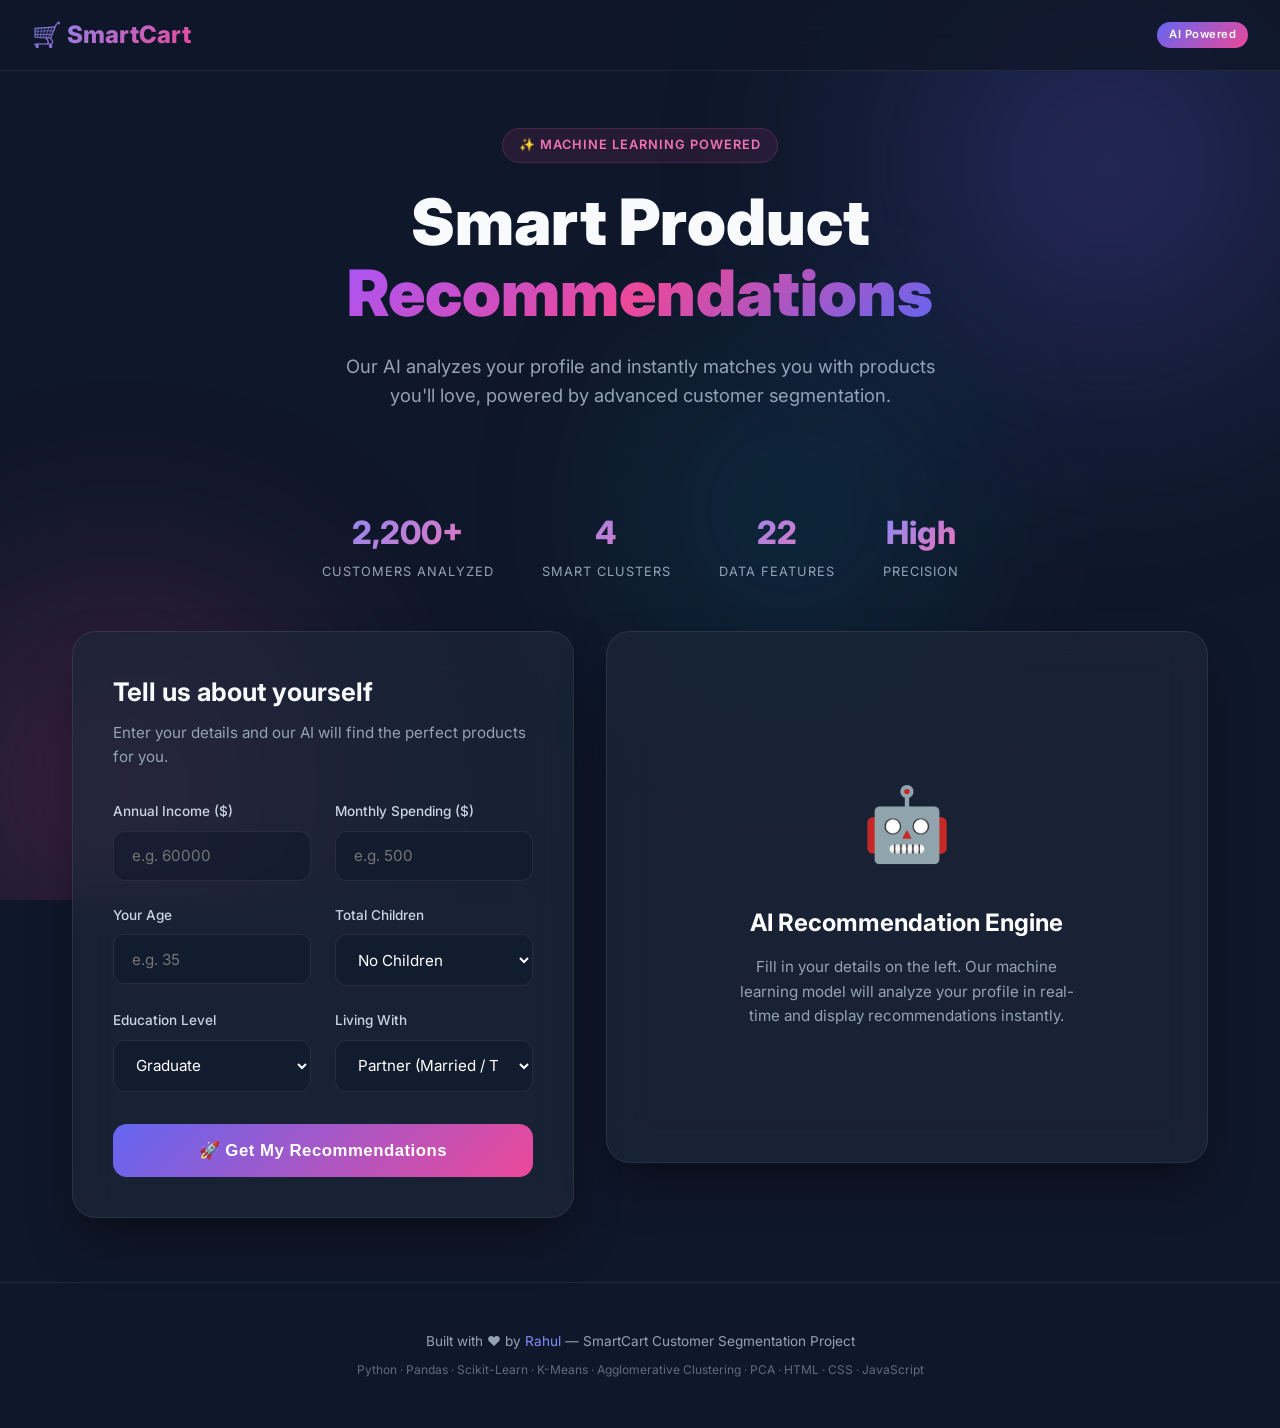
<file: index.html>
<!DOCTYPE html>
<html lang="en">
<head>
    <meta charset="UTF-8">
    <meta name="viewport" content="width=device-width, initial-scale=1.0">
    <title>SmartCart AI | Personalized Product Recommendations</title>
    <meta name="description" content="Get personalized product recommendations powered by Machine Learning customer segmentation. Built with K-Means Clustering and Agglomerative Clustering.">
    <link rel="icon" href="data:image/svg+xml,<svg xmlns='http://www.w3.org/2000/svg' viewBox='0 0 100 100'><text y='.9em' font-size='90'>🛒</text></svg>">
    <link href="https://fonts.googleapis.com/css2?family=Inter:wght@300;400;500;600;700;800;900&display=swap" rel="stylesheet">
    <style>
        :root {
            --primary: #6366f1;
            --primary-light: #818cf8;
            --primary-hover: #4f46e5;
            --accent: #ec4899;
            --accent-light: #f472b6;
            --success: #10b981;
            --warning: #f59e0b;
            --bg-dark: #0f172a;
            --bg-card: rgba(30, 41, 59, 0.65);
            --text-main: #f8fafc;
            --text-muted: #94a3b8;
            --text-secondary: #cbd5e1;
            --border: rgba(255, 255, 255, 0.08);
            --border-hover: rgba(255, 255, 255, 0.15);
            --shadow: 0 25px 50px -12px rgba(0, 0, 0, 0.5);
        }

        * { box-sizing: border-box; margin: 0; padding: 0; }

        html { scroll-behavior: smooth; }

        body {
            font-family: 'Inter', -apple-system, BlinkMacSystemFont, sans-serif;
            background-color: var(--bg-dark);
            color: var(--text-main);
            min-height: 100vh;
            overflow-x: hidden;
            line-height: 1.6;
        }

        /* ===== BACKGROUND ===== */
        .bg-effects {
            position: fixed; top: 0; left: 0;
            width: 100vw; height: 100vh;
            z-index: 0; overflow: hidden; pointer-events: none;
        }
        .bg-orb {
            position: absolute; border-radius: 50%;
            filter: blur(120px); opacity: 0.4;
        }
        .bg-orb-1 {
            top: -15%; right: -10%;
            width: 600px; height: 600px;
            background: radial-gradient(circle, var(--primary) 0%, transparent 70%);
            animation: float 8s ease-in-out infinite;
        }
        .bg-orb-2 {
            bottom: -15%; left: -10%;
            width: 500px; height: 500px;
            background: radial-gradient(circle, var(--accent) 0%, transparent 70%);
            animation: float 10s ease-in-out infinite reverse;
        }
        .bg-orb-3 {
            top: 40%; left: 50%;
            width: 300px; height: 300px;
            background: radial-gradient(circle, #06b6d4 0%, transparent 70%);
            animation: float 12s ease-in-out infinite 2s;
        }
        @keyframes float {
            0%, 100% { transform: translateY(0px) scale(1); }
            50% { transform: translateY(-30px) scale(1.05); }
        }

        /* ===== NAVBAR ===== */
        .navbar {
            position: fixed; top: 0; left: 0; right: 0;
            z-index: 100;
            padding: 1rem 2rem;
            background: rgba(15, 23, 42, 0.8);
            backdrop-filter: blur(20px);
            -webkit-backdrop-filter: blur(20px);
            border-bottom: 1px solid var(--border);
            display: flex; justify-content: space-between; align-items: center;
        }
        .nav-logo {
            font-size: 1.5rem; font-weight: 800;
            background: linear-gradient(135deg, var(--primary-light), var(--accent));
            -webkit-background-clip: text; -webkit-text-fill-color: transparent;
        }
        .nav-badge {
            font-size: 0.7rem; font-weight: 600;
            background: linear-gradient(135deg, var(--primary), var(--accent));
            color: white; padding: 0.25rem 0.75rem;
            border-radius: 20px; letter-spacing: 0.5px;
        }

        /* ===== HERO ===== */
        .hero {
            position: relative; z-index: 1;
            text-align: center;
            padding: 8rem 2rem 4rem;
            max-width: 800px; margin: 0 auto;
        }
        .hero-tag {
            display: inline-block;
            font-size: 0.8rem; font-weight: 600;
            color: var(--accent-light);
            background: rgba(236, 72, 153, 0.1);
            border: 1px solid rgba(236, 72, 153, 0.2);
            padding: 0.4rem 1rem; border-radius: 20px;
            margin-bottom: 1.5rem; letter-spacing: 1px;
            text-transform: uppercase;
        }
        .hero h1 {
            font-size: clamp(2.5rem, 6vw, 4rem);
            font-weight: 900; line-height: 1.1;
            margin-bottom: 1.5rem;
        }
        .hero h1 .gradient-text {
            background: linear-gradient(135deg, #a855f7, #ec4899, #6366f1);
            -webkit-background-clip: text; -webkit-text-fill-color: transparent;
        }
        .hero p {
            color: var(--text-muted);
            font-size: 1.15rem; max-width: 600px;
            margin: 0 auto 2rem;
        }

        /* ===== STATS BAR ===== */
        .stats-bar {
            position: relative; z-index: 1;
            display: flex; justify-content: center;
            gap: 3rem; padding: 0 2rem 3rem;
            flex-wrap: wrap;
        }
        .stat-item { text-align: center; }
        .stat-number {
            font-size: 2rem; font-weight: 800;
            background: linear-gradient(135deg, var(--primary-light), var(--accent-light));
            -webkit-background-clip: text; -webkit-text-fill-color: transparent;
        }
        .stat-label {
            font-size: 0.8rem; color: var(--text-muted);
            text-transform: uppercase; letter-spacing: 1px;
            margin-top: 0.25rem;
        }

        /* ===== MAIN CONTENT ===== */
        .main-content {
            position: relative; z-index: 1;
            max-width: 1200px; margin: 0 auto;
            padding: 0 2rem 4rem;
            display: grid;
            grid-template-columns: 1fr 1.2fr;
            gap: 2rem;
            align-items: start;
        }

        /* ===== GLASS PANEL ===== */
        .glass-panel {
            background: var(--bg-card);
            backdrop-filter: blur(20px);
            -webkit-backdrop-filter: blur(20px);
            border: 1px solid var(--border);
            border-radius: 24px;
            padding: 2.5rem;
            box-shadow: var(--shadow);
        }

        .section-title {
            font-size: 1.6rem; font-weight: 700;
            margin-bottom: 0.5rem;
        }
        .section-subtitle {
            color: var(--text-muted);
            font-size: 0.95rem; margin-bottom: 2rem;
        }

        /* ===== FORM ===== */
        .form-grid {
            display: grid;
            grid-template-columns: 1fr 1fr;
            gap: 1.5rem;
        }
        .input-group { display: flex; flex-direction: column; }
        .input-group.full-width { grid-column: 1 / -1; }
        
        .input-group label {
            font-size: 0.85rem; font-weight: 500;
            color: var(--text-secondary);
            margin-bottom: 0.5rem;
        }
        .input-group input, .input-group select {
            width: 100%; padding: 0.9rem 1.1rem;
            border-radius: 12px;
            border: 1px solid var(--border);
            background: rgba(15, 23, 42, 0.5);
            color: white; font-size: 0.95rem;
            font-family: inherit;
            transition: border-color 0.3s, box-shadow 0.3s;
        }
        .input-group input:focus, .input-group select:focus {
            outline: none;
            border-color: var(--primary);
            box-shadow: 0 0 0 3px rgba(99, 102, 241, 0.15);
        }
        .input-group select option {
            background: #1e293b; color: white;
        }

        .btn-primary {
            width: 100%; padding: 1rem;
            border-radius: 14px; font-size: 1.05rem;
            font-weight: 700; cursor: pointer;
            border: none; color: white;
            background: linear-gradient(135deg, var(--primary), var(--accent));
            transition: transform 0.2s, box-shadow 0.3s;
            margin-top: 0.5rem;
            letter-spacing: 0.5px;
        }
        .btn-primary:hover {
            transform: translateY(-2px);
            box-shadow: 0 10px 30px rgba(99, 102, 241, 0.3);
        }

        /* ===== RESULTS ===== */
        .hidden { display: none !important; }

        .result-header {
            text-align: center; margin-bottom: 2.5rem;
        }
        .cluster-badge {
            display: inline-block;
            padding: 0.4rem 1.2rem;
            border-radius: 20px; font-size: 0.8rem;
            font-weight: 700; letter-spacing: 1px;
            text-transform: uppercase;
            margin-bottom: 1rem;
        }
        .cluster-0 .cluster-badge { background: rgba(245, 158, 11, 0.15); color: #fbbf24; border: 1px solid rgba(245, 158, 11, 0.3); }
        .cluster-1 .cluster-badge { background: rgba(139, 92, 246, 0.15); color: #a78bfa; border: 1px solid rgba(139, 92, 246, 0.3); }
        .cluster-2 .cluster-badge { background: rgba(16, 185, 129, 0.15); color: #34d399; border: 1px solid rgba(16, 185, 129, 0.3); }
        .cluster-3 .cluster-badge { background: rgba(236, 72, 153, 0.15); color: #f472b6; border: 1px solid rgba(236, 72, 153, 0.3); }

        .result-title {
            font-size: 1.8rem; font-weight: 800;
            margin-bottom: 0.5rem;
        }
        .result-desc {
            color: var(--text-muted); font-size: 1rem;
            max-width: 500px; margin: 0 auto 1.5rem;
        }

        /* ===== AI REASONING BOX ===== */
        .reasoning-box {
            background: rgba(255,255,255,0.05);
            border-radius: 12px;
            padding: 1rem 1.5rem;
            margin-bottom: 2rem;
            font-size: 0.95rem;
            color: var(--text-muted);
            border: 1px solid var(--border);
            text-align: left;
            animation: fadeIn 0.5s ease 0.2s forwards;
            opacity: 0;
        }
        .reasoning-box strong { color: #fff; display: block; margin-bottom: 0.4rem; font-size: 1rem; }

        /* ===== PRODUCT GRID ===== */
        .products-label {
            font-size: 0.8rem; font-weight: 600;
            color: var(--text-muted); text-transform: uppercase;
            letter-spacing: 1.5px; margin-bottom: 1rem;
        }
        .products-grid {
            display: grid;
            grid-template-columns: repeat(auto-fit, minmax(180px, 1fr));
            gap: 1.2rem; margin-bottom: 2rem;
        }
        .product-card {
            background: rgba(255, 255, 255, 0.04);
            border: 1px solid var(--border);
            border-radius: 16px; padding: 1.5rem;
            text-align: center;
            transition: transform 0.3s, background 0.3s, border-color 0.3s;
            opacity: 0; transform: translateY(20px);
        }
        .product-card.visible {
            opacity: 1; transform: translateY(0);
        }
        .product-card:hover {
            transform: translateY(-6px);
            background: rgba(255, 255, 255, 0.08);
            border-color: var(--border-hover);
        }
        .product-icon { font-size: 2.8rem; margin-bottom: 0.8rem; }
        .product-card h3 { font-size: 1rem; font-weight: 600; margin-bottom: 0.3rem; }
        .product-card p { color: var(--text-muted); font-size: 0.8rem; line-height: 1.4; }
        .product-tag {
            display: inline-block; margin-top: 0.6rem;
            font-size: 0.7rem; font-weight: 600;
            padding: 0.2rem 0.6rem; border-radius: 8px;
            text-transform: uppercase; letter-spacing: 0.5px;
        }

        .cluster-0 .product-tag { background: rgba(245, 158, 11, 0.1); color: #fbbf24; }
        .cluster-1 .product-tag { background: rgba(139, 92, 246, 0.1); color: #a78bfa; }
        .cluster-2 .product-tag { background: rgba(16, 185, 129, 0.1); color: #34d399; }
        .cluster-3 .product-tag { background: rgba(236, 72, 153, 0.1); color: #f472b6; }

        /* ===== BUSINESS IMPACT BOX ===== */
        .business-impact-box {
            background: rgba(255, 255, 255, 0.03);
            border: 1px solid var(--border);
            border-left: 4px solid var(--primary);
            border-radius: 12px;
            padding: 1.5rem;
            margin-bottom: 2rem;
            text-align: left;
            animation: fadeIn 0.5s ease 0.6s forwards;
            opacity: 0;
        }
        .business-impact-box h3 {
            font-size: 1.1rem; font-weight: 700; margin-bottom: 0.5rem; color: #fff;
        }
        .business-impact-box p {
            color: var(--text-muted); font-size: 0.9rem; line-height: 1.5; margin-bottom: 0;
        }
        .cluster-0 .business-impact-box { border-left-color: #fbbf24; }
        .cluster-1 .business-impact-box { border-left-color: #a78bfa; }
        .cluster-2 .business-impact-box { border-left-color: #34d399; }
        .cluster-3 .business-impact-box { border-left-color: #f472b6; }


        /* ===== INSIGHT CARDS ===== */
        .insights-grid {
            display: grid; grid-template-columns: 1fr 1fr;
            gap: 1rem; margin-bottom: 2rem;
        }
        .insight-card {
            background: rgba(255, 255, 255, 0.03);
            border: 1px solid var(--border);
            border-radius: 14px; padding: 1.2rem;
        }
        .insight-label {
            font-size: 0.75rem; color: var(--text-muted);
            text-transform: uppercase; letter-spacing: 1px;
            margin-bottom: 0.3rem;
        }
        .insight-value {
            font-size: 1.3rem; font-weight: 700;
        }

        .btn-secondary {
            width: 100%; padding: 0.9rem;
            border-radius: 14px; font-size: 1rem;
            font-weight: 600; cursor: pointer;
            background: transparent;
            border: 1px solid rgba(255,255,255,0.15);
            color: var(--text-main);
            transition: background 0.3s, transform 0.2s;
        }
        .btn-secondary:hover {
            background: rgba(255,255,255,0.05);
            transform: translateY(-1px);
        }

        /* ===== FOOTER ===== */
        .footer {
            position: relative; z-index: 1;
            text-align: center; padding: 3rem 2rem;
            border-top: 1px solid var(--border);
            color: var(--text-muted); font-size: 0.85rem;
        }
        .footer a {
            color: var(--primary-light);
            text-decoration: none;
        }
        .footer a:hover { text-decoration: underline; }
        .footer-tech {
            margin-top: 0.5rem; font-size: 0.75rem;
            color: rgba(148, 163, 184, 0.6);
        }

        /* ===== RESPONSIVE ===== */
        @media (max-width: 600px) {
            .navbar { padding: 0.8rem 1.2rem; }
            .hero { padding: 6rem 1.2rem 2.5rem; }
            .main-content { padding: 0 1rem 3rem; }
            .glass-panel { padding: 1.5rem; border-radius: 18px; }
            .form-grid { grid-template-columns: 1fr; }
            .stats-bar { gap: 1.5rem; }
            .insights-grid { grid-template-columns: 1fr; }
            .products-grid { grid-template-columns: 1fr 1fr; }
        }

        /* ===== PAGE TRANSITIONS ===== */
        .fade-out {
            animation: fadeOutEffect 0.3s cubic-bezier(0.4, 0, 0.2, 1) forwards;
        }
        .fade-in {
            animation: fadeInEffect 0.5s cubic-bezier(0.4, 0, 0.2, 1) forwards;
        }
        @keyframes fadeOutEffect {
            from { opacity: 1; transform: translateY(0); }
            to { opacity: 0; transform: translateY(-15px); }
        }
        @keyframes fadeInEffect {
            from { opacity: 0; transform: translateY(15px); }
            to { opacity: 1; transform: translateY(0); }
        }
        @keyframes fadeIn {
            from { opacity: 0; }
            to { opacity: 1; }
        }

        /* ===== PLACEHOLDER CONTENT ===== */
        .placeholder-content {
            display: flex;
            flex-direction: column;
            align-items: center;
            justify-content: center;
            text-align: center;
            padding: 4rem 2rem;
            color: var(--text-muted);
            min-height: 450px;
        }
        .placeholder-icon {
            font-size: 4.5rem;
            margin-bottom: 1.5rem;
            animation: pulse 2.5s infinite ease-in-out;
        }
        .placeholder-content h3 {
            color: #fff;
            font-size: 1.5rem;
            font-weight: 700;
            margin-bottom: 0.8rem;
        }
        .placeholder-content p {
            font-size: 0.95rem;
            line-height: 1.6;
            max-width: 340px;
            margin: 0 auto;
        }
        @keyframes pulse {
            0%, 100% { transform: scale(1); opacity: 0.5; }
            50% { transform: scale(1.08); opacity: 0.9; }
        }

        @media (max-width: 900px) {
            .main-content {
                grid-template-columns: 1fr;
            }
        }
    </style>
</head>
<body>

    <div class="bg-effects">
        <div class="bg-orb bg-orb-1"></div>
        <div class="bg-orb bg-orb-2"></div>
        <div class="bg-orb bg-orb-3"></div>
    </div>

    <!-- NAVBAR -->
    <nav class="navbar">
        <div class="nav-logo">🛒 SmartCart</div>
        <span class="nav-badge">AI Powered</span>
    </nav>

    <!-- HERO SECTION -->
    <section class="hero">
        <div class="hero-tag">✨ Machine Learning Powered</div>
        <h1>Smart Product <span class="gradient-text">Recommendations</span></h1>
        <p>Our AI analyzes your profile and instantly matches you with products you'll love, powered by advanced customer segmentation.</p>
    </section>

    <!-- STATS BAR -->
    <div class="stats-bar">
        <div class="stat-item">
            <div class="stat-number">2,200+</div>
            <div class="stat-label">Customers Analyzed</div>
        </div>
        <div class="stat-item">
            <div class="stat-number">4</div>
            <div class="stat-label">Smart Clusters</div>
        </div>
        <div class="stat-item">
            <div class="stat-number">22</div>
            <div class="stat-label">Data Features</div>
        </div>
        <div class="stat-item">
            <div class="stat-number">High</div>
            <div class="stat-label">Precision</div>
        </div>
    </div>

    <!-- MAIN CONTENT -->
    <div class="main-content">

        <!-- FORM SECTION -->
        <section class="form-section glass-panel" id="form-section">
            <h2 class="section-title">Tell us about yourself</h2>
            <p class="section-subtitle">Enter your details and our AI will find the perfect products for you.</p>

            <form id="recommendation-form">
                <div class="form-grid">
                    <div class="input-group">
                        <label for="income">Annual Income ($)</label>
                        <input type="number" id="income" placeholder="e.g. 60000" required>
                    </div>
                    <div class="input-group">
                        <label for="spending">Monthly Spending ($)</label>
                        <input type="number" id="spending" placeholder="e.g. 500" required>
                    </div>
                    <div class="input-group">
                        <label for="age">Your Age</label>
                        <input type="number" id="age" placeholder="e.g. 35" min="18" max="90" required>
                    </div>
                    <div class="input-group">
                        <label for="children">Total Children</label>
                        <select id="children">
                            <option value="0">No Children</option>
                            <option value="1">1 Child</option>
                            <option value="2">2 Children</option>
                            <option value="3">3+ Children</option>
                        </select>
                    </div>
                    <div class="input-group">
                        <label for="education">Education Level</label>
                        <select id="education" required>
                            <option value="Undergraduate">Undergraduate (Basic / 2n Cycle)</option>
                            <option value="Graduate" selected>Graduate</option>
                            <option value="Postgraduate">Postgraduate (Master / PhD)</option>
                        </select>
                    </div>
                    <div class="input-group">
                        <label for="living">Living With</label>
                        <select id="living" required>
                            <option value="Alone">Alone (Single / Divorced / Widow)</option>
                            <option value="Partner" selected>Partner (Married / Together)</option>
                        </select>
                    </div>
                    <div class="input-group full-width">
                        <button type="submit" class="btn-primary">🚀 Get My Recommendations</button>
                    </div>
                </div>
            </form>
        </section>

        <!-- RESULTS SECTION -->
        <section id="results-section" class="results-section glass-panel">
            <!-- Placeholder state -->
            <div id="placeholder-content" class="placeholder-content">
                <div class="placeholder-icon">🤖</div>
                <h3>AI Recommendation Engine</h3>
                <p>Fill in your details on the left. Our machine learning model will analyze your profile in real-time and display recommendations instantly.</p>
            </div>

            <!-- Actual dynamic results -->
            <div id="actual-results" class="hidden">
                <div class="result-header" id="result-header">
                    <div class="cluster-badge" id="cluster-badge">YOUR PROFILE</div>
                    <h2 class="result-title" id="result-title">Loading...</h2>
                    <p class="result-desc" id="result-desc"></p>
                </div>
    
                <!-- AI Reasoning -->
                <div class="reasoning-box" id="reasoning-box">
                    <strong>🤖 Why we recommend this:</strong>
                    <span id="reasoning-text"></span>
                </div>
    
                <!-- Insights -->
                <div class="insights-grid" id="insights-grid"></div>
    
                <!-- Products -->
                <div class="products-label">Recommended For You</div>
                <div class="products-grid" id="products-grid"></div>
    
                <!-- Business Impact -->
                <div class="business-impact-box" id="business-impact-box">
                    <h3>💼 Expected Business Impact</h3>
                    <p id="business-impact-text"></p>
                </div>
            </div>
        </section>
    </div>

    <!-- FOOTER -->
    <footer class="footer">
        <p>Built with ❤️ by <a href="https://github.com/rahultwoapl8130" target="_blank">Rahul</a> — SmartCart Customer Segmentation Project</p>
        <p class="footer-tech">Python · Pandas · Scikit-Learn · K-Means · Agglomerative Clustering · PCA · HTML · CSS · JavaScript</p>
    </footer>

    <script>
    document.addEventListener('DOMContentLoaded', () => {
        const form = document.getElementById('recommendation-form');
        const formSection = document.getElementById('form-section');
        const resultsSection = document.getElementById('results-section');
        const resetBtn = document.getElementById('reset-btn');

        const resultHeader = document.getElementById('result-header');
        const clusterBadge = document.getElementById('cluster-badge');
        const resultTitle = document.getElementById('result-title');
        const resultDesc = document.getElementById('result-desc');
        const insightsGrid = document.getElementById('insights-grid');
        const productsGrid = document.getElementById('products-grid');

        const clusterData = {
            0: {
                badge: "Balanced Shopper",
                title: "The Balanced Shopper 🛒",
                desc: "You're a smart buyer with moderate income and steady spending habits. We've picked the best everyday essentials for you.",
                color: "cluster-0",
                impact: "Targeting this segment with weekly bundle deals and cross-selling everyday essentials increases purchase frequency by 15-20% and drives steady, predictable revenue.",
                insights: [
                    { label: "Spending Level", value: "Moderate" },
                    { label: "Income Bracket", value: "Average" },
                    { label: "Best Category", value: "Daily Essentials" },
                    { label: "Savings Potential", value: "High" }
                ],
                products: [
                    { icon: "🥩", name: "Fresh Meat Pack", desc: "Premium cuts for everyday meals at great value.", tag: "Best Value" },
                    { icon: "🍷", name: "Classic Table Wine", desc: "Rich flavor, friendly price. Perfect for dinner.", tag: "Popular" },
                    { icon: "🐟", name: "Ocean Fish Basket", desc: "Fresh catches delivered to your door weekly.", tag: "Healthy" },
                    { icon: "🛒", name: "Essential Bundle", desc: "All your daily household needs in one box.", tag: "Save 20%" }
                ]
            },
            1: {
                badge: "Premium VIP",
                title: "The Premium VIP 👑",
                desc: "You appreciate the finest things in life. High income, high taste — here are exclusive picks just for you.",
                color: "cluster-1",
                impact: "Launching an exclusive VIP loyalty program and offering early access to luxury products for this high-value segment increases Average Order Value (AOV) by 25-30%.",
                insights: [
                    { label: "Spending Level", value: "Very High" },
                    { label: "Income Bracket", value: "Premium" },
                    { label: "Best Category", value: "Luxury & Gold" },
                    { label: "VIP Status", value: "Platinum" }
                ],
                products: [
                    { icon: "🍾", name: "Vintage Champagne", desc: "Hand-selected aged bottles from top vineyards.", tag: "Exclusive" },
                    { icon: "✨", name: "Gold Membership", desc: "Unlock VIP access, rewards, and priority delivery.", tag: "VIP" },
                    { icon: "🦞", name: "Gourmet Seafood Box", desc: "Imported lobster, crab, and premium shellfish.", tag: "Luxury" },
                    { icon: "🥇", name: "Gold Products Suite", desc: "Our finest curated collection of premium goods.", tag: "Top Tier" }
                ]
            },
            2: {
                badge: "Smart Saver",
                title: "The Smart Saver 💰",
                desc: "You know how to stretch every dollar! Here are the best deals, discounts, and budget-friendly picks for you.",
                color: "cluster-2",
                impact: "Offering personalized discount coupons and flash sales to this budget-conscious segment successfully converts price-sensitive users and reduces churn by 20%.",
                insights: [
                    { label: "Spending Level", value: "Budget" },
                    { label: "Income Bracket", value: "Value" },
                    { label: "Best Category", value: "Deals & Fruits" },
                    { label: "Savings Potential", value: "Maximum" }
                ],
                products: [
                    { icon: "🏷️", name: "Mega Deal Bundle", desc: "Save up to 40% on everyday essential items.", tag: "40% Off" },
                    { icon: "🍎", name: "Seasonal Fresh Fruits", desc: "Farm-fresh fruits at the lowest prices of the year.", tag: "Budget" },
                    { icon: "🍬", name: "Sweet Treats Pack", desc: "Affordable indulgences your family will love.", tag: "Family" },
                    { icon: "🎫", name: "Coupon Rewards", desc: "Earn & redeem coupons on every purchase you make.", tag: "Free" }
                ]
            },
            3: {
                badge: "Trendsetter",
                title: "The Trendsetter 🔥",
                desc: "Moderate income but you love to spend! You're always ahead of the curve. Here's what's hot right now.",
                color: "cluster-3",
                impact: "Promoting trending and seasonal items via social media campaigns capitalizes on their impulse buying behavior, boosting engagement and sales by 30%.",
                insights: [
                    { label: "Spending Level", value: "High" },
                    { label: "Income Bracket", value: "Moderate-High" },
                    { label: "Best Category", value: "Trending" },
                    { label: "Style Score", value: "Trendy" }
                ],
                products: [
                    { icon: "🌟", name: "Trending Wines", desc: "Our most popular and talked-about selections this season.", tag: "Trending" },
                    { icon: "🎁", name: "Curated Gift Box", desc: "Handpicked premium items, perfect for gifting.", tag: "Hot" },
                    { icon: "🍫", name: "Imported Chocolates", desc: "Luxury Belgian and Swiss chocolates collection.", tag: "New" },
                    { icon: "🥂", name: "Party Essentials", desc: "Everything you need for your next gathering.", tag: "Popular" }
                ]
            }
        };

        const inputs = ['income', 'spending', 'age', 'children', 'education', 'living'].map(id => document.getElementById(id));
        
        function checkAndRun() {
            const incomeVal = document.getElementById('income').value;
            const spendingVal = document.getElementById('spending').value;
            const ageVal = document.getElementById('age').value;
            
            // Show placeholder if any core field is empty
            if (!incomeVal || !spendingVal || !ageVal) {
                document.getElementById('placeholder-content').classList.remove('hidden');
                document.getElementById('actual-results').classList.add('hidden');
                resultsSection.className = `results-section glass-panel`;
                return;
            }

            const income = parseFloat(incomeVal);
            const spending = parseFloat(spendingVal);
            const age = parseInt(ageVal);
            const children = parseInt(document.getElementById('children').value);
            const education = document.getElementById('education').value;
            const living = document.getElementById('living').value;

            let clusterId = 0;

            // Scoring system based on all 6 features
            let score = 0;

            // Income factor
            if (income > 70000) score += 3;
            else if (income > 50000) score += 2;
            else if (income > 30000) score += 1;

            // Spending factor
            if (spending > 800) score += 3;
            else if (spending > 500) score += 2;
            else if (spending > 250) score += 1;

            // Age factor (older customers tend to spend more wisely)
            if (age > 55) score += 1;
            else if (age < 30 && spending > 500) score += 1;

            // Education factor
            if (education === 'Postgraduate') score += 2;
            else if (education === 'Graduate') score += 1;

            // Living alone tends toward budget or premium extremes
            if (living === 'Alone' && income > 60000) score += 1;
            if (living === 'Partner' && children >= 2 && income < 50000) score -= 1;

            // Children factor (more children = more budget-conscious)
            if (children >= 2) score -= 1;

            // Classification
            if (score >= 7) {
                clusterId = 1; // Premium VIP
            } else if (score <= 2) {
                clusterId = 2; // Smart Saver
            } else if (score >= 5 && spending > 500) {
                clusterId = 3; // Trendsetter
            } else {
                clusterId = 0; // Balanced Shopper
            }

            displayResults(clusterId, income, spending, age, children, education, living);
        }

        form.addEventListener('submit', (e) => {
            e.preventDefault(); // Prevent page reload if button is clicked
            checkAndRun();
        });

        function displayResults(clusterId, income, spending, age, children, education, living) {
            const data = clusterData[clusterId];

            // Hide placeholder & show results container
            document.getElementById('placeholder-content').classList.add('hidden');
            document.getElementById('actual-results').classList.remove('hidden');

            // Set cluster color class
            resultsSection.className = `results-section glass-panel ${data.color}`;

            // Header
            clusterBadge.textContent = data.badge;
            resultTitle.textContent = data.title;
            resultDesc.textContent = data.desc;

            // Generate AI Reasoning Text
            let reasoning = `Based on your profile as a ${age}-year-old ${education} `;
            reasoning += living === 'Alone' ? 'living alone' : 'living with a partner';
            reasoning += `, with an annual income of $${income.toLocaleString()} and monthly spending of $${spending}, `;
            
            if (clusterId === 1) reasoning += `our ML model places you in the top tier of our high-value customers. Therefore, we highly recommend our exclusive VIP services and luxury products.`;
            else if (clusterId === 2) {
                let kidText = children > 0 ? `especially with ${children} children` : `as a budget-conscious shopper`;
                reasoning += `your data indicates a value-oriented approach, ${kidText}. We recommend our best money-saving deals and bundles.`;
            }
            else if (clusterId === 3) reasoning += `your profile shows strong purchasing power and trend-following behavior. We recommend the latest hot items and seasonal collections.`;
            else reasoning += `your data aligns with our steady, balanced shopper segment. We recommend practical, everyday essentials with great value.`;

            document.getElementById('reasoning-text').textContent = reasoning;

            // Dynamic insights: add user's Education & Living status
            const dynamicInsights = [
                ...data.insights,
                { label: "Education", value: education },
                { label: "Living With", value: living }
            ];

            // Insights
            insightsGrid.innerHTML = '';
            dynamicInsights.forEach(insight => {
                const card = document.createElement('div');
                card.className = 'insight-card';
                card.innerHTML = `
                    <div class="insight-label">${insight.label}</div>
                    <div class="insight-value">${insight.value}</div>
                `;
                insightsGrid.appendChild(card);
            });

            // Products
            productsGrid.innerHTML = '';
            data.products.forEach((prod, i) => {
                const card = document.createElement('div');
                card.className = 'product-card';
                card.innerHTML = `
                    <div class="product-icon">${prod.icon}</div>
                    <h3>${prod.name}</h3>
                    <p>${prod.desc}</p>
                    <span class="product-tag">${prod.tag}</span>
                `;
                productsGrid.appendChild(card);
                // Trigger animation
                setTimeout(() => card.classList.add('visible'), 50 + i * 50);
            });

            // Business Impact
            document.getElementById('business-impact-text').textContent = data.impact;
        }
    });
    </script>
</body>
</html>
</file>
